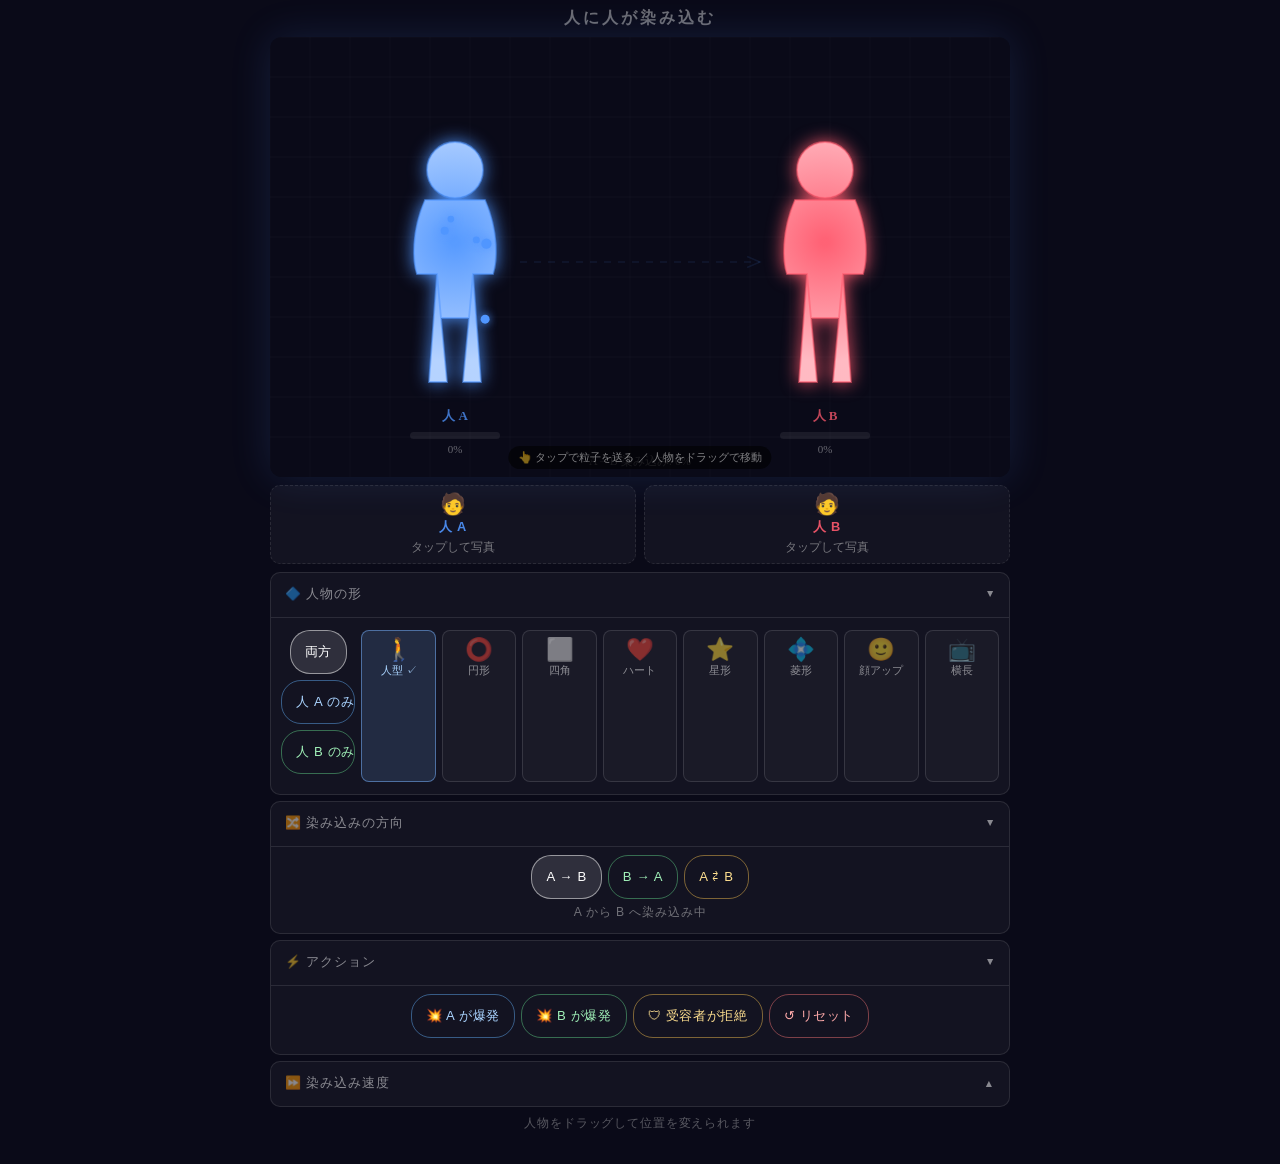
<file: shimikomi/index.html>
<!DOCTYPE html>
<html lang="ja">
<head>
  <meta charset="UTF-8"/>
  <meta name="viewport" content="width=device-width,initial-scale=1.0,user-scalable=no"/>
  <title>人に人が染み込む</title>
  <style>
    *,*::before,*::after{margin:0;padding:0;box-sizing:border-box;}
    :root{
      --bg:#0a0a18;
      --panel:rgba(255,255,255,0.04);
      --border:rgba(255,255,255,0.1);
    }
    html{background:var(--bg);overflow-y:auto;overflow-x:hidden;}
    body{
      min-height:100dvh;width:100%;
      background:var(--bg);color:#ccc;
      font-family:'Segoe UI','Helvetica Neue',sans-serif;
      display:flex;flex-direction:column;align-items:center;
      padding:8px 6px 32px;gap:8px;overflow-x:hidden;
    }
    h1{font-size:clamp(0.78rem,3vw,1rem);letter-spacing:.18em;opacity:.5;}

    /* キャンバス */
    #canvas-wrap{position:relative;width:100%;max-width:740px;}
    canvas{display:block;width:100%;height:auto;border-radius:12px;
      box-shadow:0 0 40px rgba(80,140,255,0.15);touch-action:none;cursor:crosshair;}
    #hint{
      position:absolute;bottom:8px;left:50%;transform:translateX(-50%);
      background:rgba(0,0,0,0.6);color:rgba(255,255,255,0.5);
      font-size:clamp(0.58rem,1.8vw,0.7rem);padding:4px 10px;border-radius:14px;
      pointer-events:none;white-space:nowrap;transition:opacity .5s;
    }

    /* アップロード */
    #upload-row{display:flex;gap:8px;width:100%;max-width:740px;}
    .upload-card{
      flex:1;background:var(--panel);border:1px dashed var(--border);
      border-radius:10px;padding:8px 6px;display:flex;flex-direction:column;
      align-items:center;gap:4px;cursor:pointer;transition:background .2s;
      -webkit-tap-highlight-color:transparent;min-height:60px;justify-content:center;
    }
    .upload-card:hover{background:rgba(255,255,255,0.07);}
    .upload-card input[type=file]{display:none;}
    .upload-card .card-label{font-size:clamp(0.6rem,1.9vw,0.72rem);opacity:.55;text-align:center;line-height:1.3;}
    .upload-card .card-title{font-size:clamp(0.68rem,2.2vw,0.8rem);font-weight:bold;letter-spacing:.05em;}
    .card-a .card-title{color:rgba(80,150,255,0.9);}
    .card-b .card-title{color:rgba(255,90,110,0.9);}
    .upload-card .thumb{width:34px;height:34px;border-radius:50%;object-fit:cover;border:2px solid rgba(255,255,255,0.2);display:none;}
    .upload-card .thumb.visible{display:block;}
    .upload-card .icon{font-size:1.3rem;line-height:1;}

    /* アコーディオン */
    #ctrl-wrap{width:100%;max-width:740px;display:flex;flex-direction:column;gap:6px;}
    .accordion{background:var(--panel);border:1px solid var(--border);border-radius:10px;overflow:hidden;}
    .accordion-header{
      display:flex;align-items:center;justify-content:space-between;
      padding:10px 14px;cursor:pointer;
      font-size:clamp(0.68rem,2.2vw,0.8rem);color:rgba(255,255,255,0.5);
      letter-spacing:.07em;-webkit-tap-highlight-color:transparent;min-height:44px;
    }
    .accordion-header .arrow{transition:transform .25s;font-style:normal;font-size:.65rem;}
    .accordion.open .accordion-header .arrow{transform:rotate(180deg);}
    .accordion-body{display:none;padding:8px 10px 12px;border-top:1px solid var(--border);}
    .accordion.open .accordion-body{display:block;}

    /* ボタン */
    .ctrl-row{display:flex;flex-wrap:wrap;gap:6px;justify-content:center;align-items:center;margin-bottom:4px;}
    .btn{
      padding:8px 14px;background:transparent;border-radius:20px;cursor:pointer;
      font-size:clamp(0.7rem,2.3vw,0.82rem);letter-spacing:.05em;
      transition:background .2s,transform .1s;-webkit-tap-highlight-color:transparent;
      min-height:44px;min-width:44px;white-space:nowrap;
    }
    .btn:active{transform:scale(.93);}
    .btn-blue {border:1px solid rgba(100,180,255,.45);color:#aad4ff;}
    .btn-blue:hover{background:rgba(100,160,255,.15);}
    .btn-red  {border:1px solid rgba(255,120,120,.45);color:#ffaaaa;}
    .btn-red:hover{background:rgba(255,100,100,.15);}
    .btn-gold {border:1px solid rgba(255,200,80,.45);color:#ffe090;}
    .btn-gold:hover{background:rgba(255,200,80,.12);}
    .btn-green{border:1px solid rgba(100,220,140,.45);color:#a0f0b8;}
    .btn-green:hover{background:rgba(100,220,140,.12);}
    .btn.active{background:rgba(255,255,255,.12);border-color:rgba(255,255,255,.5);color:#fff;}

    .spd-btn{
      min-width:52px;height:40px;border-radius:18px;
      border:1px solid rgba(255,255,255,.2);background:transparent;
      color:rgba(255,255,255,.5);font-size:.76rem;cursor:pointer;
      transition:background .2s,color .2s;-webkit-tap-highlight-color:transparent;
      min-height:44px;padding:0 10px;
    }
    .spd-btn.active{background:rgba(120,180,255,.25);border-color:rgba(120,180,255,.6);color:#aad4ff;}

    input[type=range]{
      -webkit-appearance:none;width:clamp(100px,28vw,160px);height:4px;
      border-radius:2px;background:rgba(255,255,255,.15);outline:none;cursor:pointer;
    }
    input[type=range]::-webkit-slider-thumb{
      -webkit-appearance:none;width:26px;height:26px;border-radius:50%;
      background:#7ab4ff;cursor:pointer;box-shadow:0 0 6px rgba(120,180,255,.5);
    }
    input[type=range]::-moz-range-thumb{
      width:26px;height:26px;border-radius:50%;background:#7ab4ff;border:none;cursor:pointer;
    }

    /* 形状 */
    .shape-grid{display:grid;grid-template-columns:repeat(auto-fill,minmax(72px,1fr));gap:6px;margin-top:4px;}
    .shape-btn{
      display:flex;flex-direction:column;align-items:center;gap:3px;
      padding:8px 4px;background:rgba(255,255,255,0.03);
      border:1px solid rgba(255,255,255,0.12);border-radius:8px;cursor:pointer;
      font-size:clamp(0.58rem,1.8vw,0.68rem);color:rgba(255,255,255,0.5);
      transition:background .2s;-webkit-tap-highlight-color:transparent;min-height:44px;
    }
    .shape-btn:hover{background:rgba(255,255,255,0.07);}
    .shape-btn.active{background:rgba(120,180,255,0.15);border-color:rgba(120,180,255,0.5);color:#aad4ff;}
    .shape-btn .shape-icon{font-size:1.4rem;line-height:1;}

    #dirLabel{font-size:clamp(0.65rem,2vw,0.76rem);opacity:.5;letter-spacing:.07em;text-align:center;margin-top:5px;}
    #statusText{font-size:clamp(0.65rem,2vw,0.76rem);opacity:.4;letter-spacing:.07em;min-height:1.3em;text-align:center;transition:opacity .4s;padding:0 8px;}
  </style>
</head>
<body>

<h1>人に人が染み込む</h1>

<div id="canvas-wrap">
  <canvas id="canvas"></canvas>
  <div id="hint">👆 タップで粒子を送る ／ 人物をドラッグで移動</div>
</div>

<div id="upload-row">
  <label class="upload-card card-a">
    <input type="file" id="fileA" accept="image/*"/>
    <span class="icon">🧑</span>
    <span class="card-title">人 A</span>
    <span class="card-label">タップして写真</span>
    <img class="thumb" id="thumbA" alt="A"/>
  </label>
  <label class="upload-card card-b">
    <input type="file" id="fileB" accept="image/*"/>
    <span class="icon">🧑</span>
    <span class="card-title">人 B</span>
    <span class="card-label">タップして写真</span>
    <img class="thumb" id="thumbB" alt="B"/>
  </label>
</div>

<div id="ctrl-wrap">

  <div class="accordion open" id="acc-shape">
    <div class="accordion-header" onclick="toggleAcc('acc-shape')">
      <span>🔷 人物の形</span><i class="arrow">▲</i>
    </div>
    <div class="accordion-body">
      <div class="shape-grid" id="shapeGrid"></div>
    </div>
  </div>

  <div class="accordion open" id="acc-dir">
    <div class="accordion-header" onclick="toggleAcc('acc-dir')">
      <span>🔀 染み込みの方向</span><i class="arrow">▲</i>
    </div>
    <div class="accordion-body">
      <div class="ctrl-row">
        <button class="btn btn-blue active" id="dirAB">A → B</button>
        <button class="btn btn-green"       id="dirBA">B → A</button>
        <button class="btn btn-gold"        id="dirBoth">A ⇄ B</button>
      </div>
      <div id="dirLabel">A から B へ染み込み中</div>
    </div>
  </div>

  <div class="accordion open" id="acc-act">
    <div class="accordion-header" onclick="toggleAcc('acc-act')">
      <span>⚡ アクション</span><i class="arrow">▲</i>
    </div>
    <div class="accordion-body">
      <div class="ctrl-row">
        <button class="btn btn-blue"  id="btnBurstA">💥 A が爆発</button>
        <button class="btn btn-green" id="btnBurstB">💥 B が爆発</button>
        <button class="btn btn-gold"  id="btnRepel">🛡 受容者が拒絶</button>
        <button class="btn btn-red"   id="btnReset">↺ リセット</button>
      </div>
    </div>
  </div>

  <div class="accordion" id="acc-spd">
    <div class="accordion-header" onclick="toggleAcc('acc-spd')">
      <span>⏩ 染み込み速度</span><i class="arrow">▲</i>
    </div>
    <div class="accordion-body">
      <div class="ctrl-row">
        <button class="spd-btn" data-v="1">遅</button>
        <button class="spd-btn active" data-v="2">中</button>
        <button class="spd-btn" data-v="3.5">速</button>
        <button class="spd-btn" data-v="5">爆速</button>
        <input type="range" id="speedSlider" min="1" max="5" value="2" step="0.5"/>
      </div>
    </div>
  </div>

</div>

<div id="statusText">人物をドラッグして位置を変えられます</div>

<script>
// =============================================
// MIT License – Human Seeping Into Human v6
// モーフィング修正版：オフスクリーンCanvas合成方式
// =============================================

const canvas   = document.getElementById('canvas');
const ctx      = canvas.getContext('2d');
const hintEl   = document.getElementById('hint');
const statusEl = document.getElementById('statusText');
const dirLabel = document.getElementById('dirLabel');

const LW = 740, LH = 440;
canvas.width  = LW;
canvas.height = LH;

// =============================================
// オフスクリーンCanvas生成ヘルパー
// 各人物の描画を独立したCanvasで行い、最後に合成する
// =============================================
function makeOffscreen(w, h){
  const c = document.createElement('canvas');
  c.width = w; c.height = h;
  return { canvas: c, ctx: c.getContext('2d') };
}

// =============================================
// アコーディオン
// =============================================
function toggleAcc(id){ document.getElementById(id).classList.toggle('open'); }

// =============================================
// 形状定義
// =============================================
const SHAPES = [
  {
    id:'human', label:'人型', icon:'🚶',
    hitEllipse:[48,115,-20],
    draw(cx,cy,c){
      c.save(); c.translate(cx,cy);
      c.beginPath();
      c.arc(0,-92,28,0,Math.PI*2);
      c.moveTo(-30,-62);
      c.bezierCurveTo(-44,-30,-42,0,-38,12);
      c.lineTo(-18,12); c.lineTo(-14,56); c.lineTo(14,56);
      c.lineTo(18,12);  c.lineTo(38,12);
      c.bezierCurveTo(42,0,44,-30,30,-62);
      c.closePath();
      c.moveTo(-18,12); c.lineTo(-26,120); c.lineTo(-8,120); c.lineTo(-14,56); c.closePath();
      c.moveTo(14,56);  c.lineTo(8,120);   c.lineTo(26,120); c.lineTo(18,12);  c.closePath();
      c.restore();
    },
    imgRect(cx,cy){ return {x:cx-44,y:cy-124,w:88,h:248}; },
  },
  {
    id:'circle', label:'円形', icon:'⭕',
    hitEllipse:[90,90,0],
    draw(cx,cy,c){ c.beginPath(); c.arc(cx,cy,90,0,Math.PI*2); },
    imgRect(cx,cy){ return {x:cx-90,y:cy-90,w:180,h:180}; },
  },
  {
    id:'square', label:'四角', icon:'⬜',
    hitEllipse:[85,95,0],
    draw(cx,cy,c){ c.beginPath(); c.roundRect(cx-85,cy-95,170,190,18); },
    imgRect(cx,cy){ return {x:cx-85,y:cy-95,w:170,h:190}; },
  },
  {
    id:'heart', label:'ハート', icon:'❤️',
    hitEllipse:[88,90,0],
    draw(cx,cy,c){
      c.save(); c.translate(cx,cy-10);
      c.beginPath();
      c.moveTo(0,80);
      c.bezierCurveTo(-90,30,-90,-50,0,-30);
      c.bezierCurveTo(90,-50,90,30,0,80);
      c.closePath();
      c.restore();
    },
    imgRect(cx,cy){ return {x:cx-88,y:cy-90,w:176,h:180}; },
  },
  {
    id:'star', label:'星形', icon:'⭐',
    hitEllipse:[85,85,0],
    draw(cx,cy,c){
      c.save(); c.translate(cx,cy);
      c.beginPath();
      for(let i=0;i<5;i++){
        const oa=(i*4-1)*Math.PI/10, ia=oa+Math.PI/5;
        if(i===0) c.moveTo(Math.cos(oa)*88,Math.sin(oa)*88);
        else       c.lineTo(Math.cos(oa)*88,Math.sin(oa)*88);
        c.lineTo(Math.cos(ia)*40,Math.sin(ia)*40);
      }
      c.closePath(); c.restore();
    },
    imgRect(cx,cy){ return {x:cx-88,y:cy-88,w:176,h:176}; },
  },
  {
    id:'diamond', label:'菱形', icon:'💠',
    hitEllipse:[80,100,0],
    draw(cx,cy,c){
      c.beginPath();
      c.moveTo(cx,cy-100); c.lineTo(cx+80,cy);
      c.lineTo(cx,cy+100); c.lineTo(cx-80,cy);
      c.closePath();
    },
    imgRect(cx,cy){ return {x:cx-80,y:cy-100,w:160,h:200}; },
  },
  {
    id:'bust', label:'顔アップ', icon:'🙂',
    hitEllipse:[70,80,0],
    draw(cx,cy,c){
      c.save(); c.translate(cx,cy);
      c.beginPath();
      c.arc(0,-20,68,0,Math.PI*2);
      c.moveTo(-30,46);
      c.bezierCurveTo(-60,60,-80,80,-80,110);
      c.lineTo(80,110);
      c.bezierCurveTo(80,80,60,60,30,46);
      c.arc(0,-20,68,Math.PI*0.35,Math.PI*0.65);
      c.closePath(); c.restore();
    },
    imgRect(cx,cy){ return {x:cx-80,y:cy-90,w:160,h:200}; },
  },
  {
    id:'wide', label:'横長', icon:'📺',
    hitEllipse:[110,70,0],
    draw(cx,cy,c){ c.beginPath(); c.roundRect(cx-110,cy-70,220,140,20); },
    imgRect(cx,cy){ return {x:cx-110,y:cy-70,w:220,h:140}; },
  },
];

let shapeIdA='human', shapeIdB='human', shapeTarget='both';
function getShape(id){ return SHAPES.find(s=>s.id===id)||SHAPES[0]; }

// 形状UI
const shapeGrid = document.getElementById('shapeGrid');
const targetRow = document.createElement('div');
targetRow.className='ctrl-row';
targetRow.style.marginBottom='8px';
['both','A','B'].forEach(t=>{
  const b=document.createElement('button');
  b.className='btn '+(t==='both'?'btn-gold':t==='A'?'btn-blue':'btn-green')+(t==='both'?' active':'');
  b.textContent=t==='both'?'両方':`人 ${t} のみ`;
  b.dataset.target=t;
  b.addEventListener('click',()=>{
    shapeTarget=t;
    targetRow.querySelectorAll('button').forEach(x=>x.classList.remove('active'));
    b.classList.add('active');
  });
  targetRow.appendChild(b);
});
shapeGrid.appendChild(targetRow);

const shapeBtnMap={};
SHAPES.forEach(s=>{
  const btn=document.createElement('button');
  btn.className='shape-btn'+(s.id==='human'?' active':'');
  btn.innerHTML=`<span class="shape-icon">${s.icon}</span><span>${s.label}</span>`;
  btn.addEventListener('click',()=>{
    if(shapeTarget==='both'||shapeTarget==='A') shapeIdA=s.id;
    if(shapeTarget==='both'||shapeTarget==='B') shapeIdB=s.id;
    updateShapeBtns();
    updateStatus(`形状を「${s.label}」に変更`);
  });
  shapeBtnMap[s.id]=btn;
  shapeGrid.appendChild(btn);
});

function updateShapeBtns(){
  SHAPES.forEach(s=>{
    const btn=shapeBtnMap[s.id];
    const isA=shapeIdA===s.id, isB=shapeIdB===s.id;
    btn.classList.toggle('active',isA||isB);
    let mark='';
    if(isA&&isB) mark=' ✓';
    else if(isA) mark=' A';
    else if(isB) mark=' B';
    btn.querySelector('span:last-child').textContent=s.label+mark;
  });
}
updateShapeBtns();

// =============================================
// 色
// =============================================
const COL={ A:{r:80,g:150,b:255}, B:{r:255,g:90,b:110} };

// =============================================
// 画像管理
// =============================================
const images={A:null,B:null};
function loadImage(id,file){
  const reader=new FileReader();
  reader.onload=e=>{
    const img=new Image();
    img.onload=()=>{
      images[id]=img;
      const thumb=document.getElementById('thumb'+id);
      thumb.src=e.target.result; thumb.classList.add('visible');
      thumb.closest('.upload-card').querySelector('.icon').style.display='none';
      updateStatus(`人 ${id} の写真を設定しました`);
    };
    img.src=e.target.result;
  };
  reader.readAsDataURL(file);
}
document.getElementById('fileA').addEventListener('change',e=>{if(e.target.files[0])loadImage('A',e.target.files[0]);});
document.getElementById('fileB').addEventListener('change',e=>{if(e.target.files[0])loadImage('B',e.target.files[0]);});

// =============================================
// 人物
// =============================================
function makePerson(id,x,y,baseCol){
  return {id,x,y,color:{...baseCol},baseColor:{...baseCol},infusion:0,repelling:0,dragging:false};
}
let pA=makePerson('A',185,225,COL.A);
let pB=makePerson('B',555,225,COL.B);

// =============================================
// 方向
// =============================================
let flowDir='AB';
function getSender()  { return flowDir==='BA'?pB:pA; }
function getReceiver(){ return flowDir==='BA'?pA:pB; }

// =============================================
// パーティクル
// =============================================
let particles=[],repelParticles=[],ripples=[];
let absorbedA=0,absorbedB=0;
const MAX_ABSORB=240;
let speedMult=2,frame=0;

// =============================================
// ユーティリティ
// =============================================
function lerp(a,b,t){return a+(b-a)*Math.max(0,Math.min(1,t));}
function lerpColor(c1,c2,t){
  return{r:Math.round(lerp(c1.r,c2.r,t)),g:Math.round(lerp(c1.g,c2.g,t)),b:Math.round(lerp(c1.b,c2.b,t))};
}
function cs(c,a=1){return `rgba(${c.r},${c.g},${c.b},${a})`;}
function dist2(x1,y1,x2,y2){const dx=x2-x1,dy=y2-y1;return Math.sqrt(dx*dx+dy*dy);}
function toLogical(cx,cy){
  const r=canvas.getBoundingClientRect();
  return{x:(cx-r.left)*(LW/r.width),y:(cy-r.top)*(LH/r.height)};
}
function insidePerson(p,x,y){
  const sid=p.id==='A'?shapeIdA:shapeIdB;
  const [rx,ry,oy]=getShape(sid).hitEllipse;
  const dx=x-p.x,dy=y-(p.y+oy);
  return(dx*dx)/(rx*rx)+(dy*dy)/(ry*ry)<1;
}

// =============================================
// ★ オフスクリーン合成によるモーフィング描画
//
// 仕組み:
//   Layer0: シルエット形状マスク（白塗り）
//   Layer1: 自分の画像 or 自色グラデーション（alpha=1）
//   Layer2: 相手の画像 or 相手色グラデーション（alpha=infusion）
//   → Layer1とLayer2を destination-in でシルエット内にクリップ
//   → 最後にメインCanvasへ転写
// =============================================
function renderPersonMorph(person){
  const sid    = person.id==='A'?shapeIdA:shapeIdB;
  const shape  = getShape(sid);
  const inf    = Math.max(0,Math.min(1,person.infusion)); // 0.0〜1.0
  const ownId  = person.id;
  const srcId  = person.id==='A'?'B':'A';
  const imgOwn = images[ownId];
  const imgSrc = images[srcId];
  const colOwn = person.baseColor;
  const colSrc = person.id==='A'?COL.B:COL.A;

  // 震え
  let ox=0;
  if(person.repelling>0) ox=(Math.random()-.5)*5*(person.repelling/65);
  const px=person.x+ox, py=person.y;

  // オフスクリーンCanvas（人物1体分）
  const off=makeOffscreen(LW,LH);
  const oc=off.ctx;

  // ------------------------------------------
  // Step1: シルエットマスクを描く
  // ------------------------------------------
  oc.save();
  shape.draw(px,py,oc);
  oc.fillStyle='rgba(255,255,255,1)';
  oc.fill();
  oc.restore();

  // ------------------------------------------
  // Step2: 自分レイヤー（source-atop でマスク内に描画）
  //   infusion=0 → 完全に自分
  //   infusion=1 → 自分は透明（相手に置き換わる）
  //   ※ 自分の不透明度 = 1.0（常に下地として存在）
  // ------------------------------------------
  oc.save();
  oc.globalCompositeOperation='source-atop';
  oc.globalAlpha=1;

  const rect=shape.imgRect(px,py);

  if(imgOwn){
    // 写真をcover fitで描画
    const ir=imgOwn.width/imgOwn.height, br=rect.w/rect.h;
    let dw,dh,dx,dy;
    if(ir>br){dh=rect.h;dw=dh*ir;dx=rect.x-(dw-rect.w)/2;dy=rect.y;}
    else     {dw=rect.w;dh=dw/ir;dx=rect.x;dy=rect.y-(dh-rect.h)/2;}
    oc.drawImage(imgOwn,dx,dy,dw,dh);
  } else {
    // 写真なし → グラデーション
    const grad=oc.createRadialGradient(px,py-20,4,px,py-20,120);
    grad.addColorStop(0,cs(colOwn,0.95));
    grad.addColorStop(1,cs(colOwn,0.42));
    oc.fillStyle=grad;
    oc.fillRect(rect.x,rect.y,rect.w,rect.h);
  }
  oc.restore();

  // ------------------------------------------
  // Step3: 相手レイヤー（source-atop + globalAlpha=inf）
  //   infusion が 0→1 に増えるにつれ相手が透けて見える
  //   写真がある場合は写真を、ない場合は色を重ねる
  // ------------------------------------------
  if(inf>0){
    oc.save();
    oc.globalCompositeOperation='source-atop';
    oc.globalAlpha=inf; // ← これがモーフィングの核心

    if(imgSrc){
      // 相手の写真をcover fitで重ねる
      const ir=imgSrc.width/imgSrc.height, br=rect.w/rect.h;
      let dw,dh,dx,dy;
      if(ir>br){dh=rect.h;dw=dh*ir;dx=rect.x-(dw-rect.w)/2;dy=rect.y;}
      else     {dw=rect.w;dh=dw/ir;dx=rect.x;dy=rect.y-(dh-rect.h)/2;}
      oc.drawImage(imgSrc,dx,dy,dw,dh);
    } else {
      // 相手の色グラデーション
      const grad2=oc.createRadialGradient(px,py-20,4,px,py-20,120);
      grad2.addColorStop(0,cs(colSrc,1));
      grad2.addColorStop(1,cs(colSrc,0.5));
      oc.fillStyle=grad2;
      oc.fillRect(rect.x,rect.y,rect.w,rect.h);
    }
    oc.restore();
  }

  // ------------------------------------------
  // Step4: オフスクリーンをメインCanvasへ転写
  //   グロー効果はメインCanvas側で付与
  // ------------------------------------------
  ctx.save();
  ctx.shadowColor=cs(person.color,1);
  ctx.shadowBlur=18+inf*28;
  ctx.drawImage(off.canvas,0,0);
  ctx.restore();

  // ------------------------------------------
  // Step5: 輪郭線（メインCanvas）
  // ------------------------------------------
  ctx.save();
  ctx.strokeStyle=cs(person.color,0.55);
  ctx.lineWidth=1.8;
  shape.draw(px,py,ctx);
  ctx.stroke();
  ctx.restore();

  // ------------------------------------------
  // Step6: 拒絶シールド
  // ------------------------------------------
  if(person.repelling>0){
    const prog=person.repelling/65;
    ctx.save();
    ctx.strokeStyle=cs(person.baseColor,prog*0.85);
    ctx.lineWidth=3;
    ctx.shadowColor=cs(person.baseColor,prog);
    ctx.shadowBlur=22;
    ctx.beginPath();
    ctx.ellipse(px,py,105,125,0,0,Math.PI*2);
    ctx.stroke();
    ctx.restore();
  }

  // ------------------------------------------
  // Step7: ドラッグハイライト
  // ------------------------------------------
  if(person.dragging){
    ctx.save();
    ctx.strokeStyle='rgba(255,255,255,0.35)';
    ctx.lineWidth=2;
    ctx.setLineDash([5,5]);
    ctx.beginPath();
    ctx.ellipse(px,py,105,125,0,0,Math.PI*2);
    ctx.stroke();
    ctx.restore();
  }

  // ------------------------------------------
  // Step8: ラベル＋染み込みバー
  // ------------------------------------------
  const absorbed=person.id==='B'?absorbedA:absorbedB;
  const t=absorbed/MAX_ABSORB;

  ctx.save();
  ctx.fillStyle=cs(person.color,0.75);
  ctx.font='bold 13px Segoe UI';
  ctx.textAlign='center';
  ctx.fillText(`人 ${person.id}`,px,py+158);

  const bw=90,bh=7,bx=px-bw/2,by=py+170;
  ctx.fillStyle='rgba(255,255,255,0.07)';
  ctx.beginPath();ctx.roundRect(bx,by,bw,bh,4);ctx.fill();
  const barCol=person.id==='B'?lerpColor(COL.B,COL.A,t):lerpColor(COL.A,COL.B,t);
  ctx.fillStyle=cs(barCol,0.88);
  ctx.beginPath();ctx.roundRect(bx,by,bw*t,bh,4);ctx.fill();
  ctx.fillStyle='rgba(255,255,255,0.38)';
  ctx.font='11px Segoe UI';
  ctx.fillText(`${Math.round(t*100)}%`,px,by+bh+14);
  ctx.restore();
}

// =============================================
// パーティクル
// =============================================
function spawnParticle(fx,fy,sender,receiver,opts={}){
  particles.push({
    x:fx+(Math.random()-.5)*(opts.jitter??18),
    y:fy+(Math.random()-.5)*(opts.jitter??18),
    vx:(Math.random()-.5)*1.2,vy:(Math.random()-.5)*1.2,
    size:opts.size??(2.5+Math.random()*3),alpha:1,
    color:{...sender.color},targetId:receiver.id,
    state:'flying',seepProgress:0,
    wobble:Math.random()*Math.PI*2,wobbleSpeed:.03+Math.random()*.04,
    speed:(opts.speed??(1.4+Math.random()*1.4))*(speedMult/2),
    delay:opts.delay??0,
    tjx:(Math.random()-.5)*55,tjy:(Math.random()-.5)*95,
  });
}
function spawnFromPerson(person,receiver,count=1,opts={}){
  for(let i=0;i<count;i++){
    const a=Math.random()*Math.PI*2;
    spawnParticle(
      person.x+Math.cos(a)*36*Math.random(),
      person.y+Math.sin(a)*80*Math.random()-20,
      person,receiver,{...opts,delay:opts.delay??Math.floor(Math.random()*30)}
    );
  }
}
function spawnFromPoint(lx,ly,sender,receiver){
  spawnParticle(lx,ly,sender,receiver,{jitter:10,speed:2+Math.random(),delay:0});
}

// =============================================
// 波紋・拒絶
// =============================================
function addRipple(x,y,color){ripples.push({x,y,r:8,alpha:.7,color});}

function triggerRepel(){
  const receiver=getReceiver();
  if(receiver.repelling>0)return;
  receiver.repelling=65;
  const absorbed=receiver.id==='B'?absorbedA:absorbedB;
  const cnt=Math.floor(absorbed*.28);
  for(let i=0;i<cnt;i++){
    const a=Math.random()*Math.PI*2,r=Math.random()*42;
    repelParticles.push({
      x:receiver.x+Math.cos(a)*r,y:receiver.y+Math.sin(a)*r*.8,
      vx:Math.cos(a)*(3+Math.random()*3),vy:Math.sin(a)*(3+Math.random()*3)-2,
      size:2+Math.random()*2.5,alpha:.9,color:{...receiver.color},
    });
  }
  const rb=Math.min(receiver.infusion,.2);
  receiver.infusion=Math.max(0,receiver.infusion-rb);
  if(receiver.id==='B'){
    absorbedA=Math.floor(absorbedA*(1-rb));
    receiver.color=lerpColor(COL.B,COL.A,receiver.infusion*.85);
  } else {
    absorbedB=Math.floor(absorbedB*(1-rb));
    receiver.color=lerpColor(COL.A,COL.B,receiver.infusion*.85);
  }
  addRipple(receiver.x,receiver.y,receiver.baseColor);
  updateStatus('🛡 拒絶！ 染み込みが少し戻った...');
}

// =============================================
// 更新
// =============================================
function updateParticles(){
  const sp=speedMult/2;
  particles.forEach(p=>{
    if(p.delay>0){p.delay--;return;}
    if(p.state==='absorbed')return;
    const receiver=p.targetId==='B'?pB:pA;
    if(p.state==='flying'){
      const tx=receiver.x+p.tjx,ty=receiver.y+p.tjy;
      const dx=tx-p.x,dy=ty-p.y,d=Math.sqrt(dx*dx+dy*dy)||1;
      p.wobble+=p.wobbleSpeed;
      p.vx+=(dx/d)*.22*sp+Math.sin(p.wobble)*1.8*.04;
      p.vy+=(dy/d)*.22*sp+Math.cos(p.wobble*.7)*1.2*.04;
      const spd=Math.sqrt(p.vx*p.vx+p.vy*p.vy);
      if(spd>p.speed*sp){p.vx=(p.vx/spd)*p.speed*sp;p.vy=(p.vy/spd)*p.speed*sp;}
      if(receiver.repelling>0){
        const d2=dist2(p.x,p.y,receiver.x,receiver.y);
        if(d2<70){const ax=(p.x-receiver.x)/d2,ay=(p.y-receiver.y)/d2;p.vx+=ax*2.8;p.vy+=ay*2.8;}
      } else if(insidePerson(receiver,p.x,p.y)){
        p.state='seeping';addRipple(p.x,p.y,p.color);
      }
      p.x+=p.vx;p.y+=p.vy;
    }
    if(p.state==='seeping'){
      const cx=receiver.x,cy=receiver.y;
      p.x+=(cx-p.x)*.09*sp;p.y+=(cy-p.y)*.09*sp;
      p.size*=.92;p.alpha*=.94;p.seepProgress+=.05*sp;
      if(p.seepProgress>=1||p.size<.25){
        p.state='absorbed';
        if(receiver.id==='B'){
          absorbedA=Math.min(absorbedA+1,MAX_ABSORB);
          receiver.infusion=absorbedA/MAX_ABSORB;
          receiver.color=lerpColor(COL.B,COL.A,receiver.infusion*.85);
        } else {
          absorbedB=Math.min(absorbedB+1,MAX_ABSORB);
          receiver.infusion=absorbedB/MAX_ABSORB;
          receiver.color=lerpColor(COL.A,COL.B,receiver.infusion*.85);
        }
        if(receiver.infusion>=1)updateStatus('✨ 完全に染み込んだ...');
      }
    }
  });
  repelParticles=repelParticles.filter(p=>p.alpha>.02);
  repelParticles.forEach(p=>{p.x+=p.vx;p.y+=p.vy;p.vy+=.13;p.alpha*=.93;p.size*=.97;});
  ripples=ripples.filter(r=>r.alpha>.01);
  ripples.forEach(r=>{r.r+=2.8;r.alpha*=.91;});
  if(pA.repelling>0)pA.repelling--;
  if(pB.repelling>0)pB.repelling--;
  if(frame%6===0){
    if((flowDir==='AB'||flowDir==='BOTH')&&absorbedA<MAX_ABSORB)spawnFromPerson(pA,pB,1,{delay:0});
    if((flowDir==='BA'||flowDir==='BOTH')&&absorbedB<MAX_ABSORB)spawnFromPerson(pB,pA,1,{delay:0});
  }
  if(frame%200===0)particles=particles.filter(p=>p.state!=='absorbed');
}

// =============================================
// 描画
// =============================================
function drawBG(){
  ctx.fillStyle='#0a0a18';ctx.fillRect(0,0,LW,LH);
  ctx.strokeStyle='rgba(255,255,255,0.022)';ctx.lineWidth=1;
  for(let x=0;x<LW;x+=40){ctx.beginPath();ctx.moveTo(x,0);ctx.lineTo(x,LH);ctx.stroke();}
  for(let y=0;y<LH;y+=40){ctx.beginPath();ctx.moveTo(0,y);ctx.lineTo(LW,y);ctx.stroke();}
}

function drawFlowArrow(){
  const ax=pA.x,ay=pA.y,bx=pB.x,by=pB.y;
  const angle=Math.atan2(by-ay,bx-ax);
  if(dist2(ax,ay,bx,by)<80)return;
  ctx.save();ctx.globalAlpha=.1;
  const drawArrow=(fx,fy,tx,ty,col)=>{
    ctx.strokeStyle=cs(col);ctx.lineWidth=1.5;ctx.setLineDash([7,7]);
    ctx.beginPath();
    ctx.moveTo(fx+Math.cos(angle)*65,fy+Math.sin(angle)*65);
    ctx.lineTo(tx-Math.cos(angle)*65,ty-Math.sin(angle)*65);
    ctx.stroke();ctx.setLineDash([]);
    const hx=tx-Math.cos(angle)*65,hy=ty-Math.sin(angle)*65;
    ctx.beginPath();
    ctx.moveTo(hx-Math.cos(angle-.4)*14,hy-Math.sin(angle-.4)*14);
    ctx.lineTo(hx,hy);
    ctx.lineTo(hx-Math.cos(angle+.4)*14,hy-Math.sin(angle+.4)*14);
    ctx.stroke();
  };
  if(flowDir==='AB'||flowDir==='BOTH')drawArrow(ax,ay,bx,by,COL.A);
  if(flowDir==='BA'||flowDir==='BOTH')drawArrow(bx,by,ax,ay,COL.B);
  ctx.restore();
}

function drawParticles(){
  [...particles,...repelParticles].forEach(p=>{
    if(p.state==='absorbed'||(p.delay??0)>0)return;
    ctx.save();
    ctx.globalAlpha=p.alpha;
    ctx.shadowColor=cs(p.color,.9);ctx.shadowBlur=9;
    ctx.fillStyle=cs(p.color,1);
    ctx.beginPath();ctx.arc(p.x,p.y,p.size??2,0,Math.PI*2);ctx.fill();
    ctx.restore();
  });
}

function drawRipples(){
  ripples.forEach(r=>{
    ctx.save();
    ctx.strokeStyle=cs(r.color,r.alpha);ctx.lineWidth=1.5;
    ctx.beginPath();ctx.ellipse(r.x,r.y,r.r*.38,r.r,0,0,Math.PI*2);ctx.stroke();
    ctx.restore();
  });
}

function drawUI(){
  ctx.save();
  ctx.fillStyle='rgba(255,255,255,0.22)';
  ctx.font='12px Segoe UI';ctx.textAlign='center';
  const pA2=Math.round((absorbedA/MAX_ABSORB)*100);
  const pB2=Math.round((absorbedB/MAX_ABSORB)*100);
  let txt='';
  if(flowDir==='AB')   txt=`A→B 染み込み: ${pA2}%`;
  if(flowDir==='BA')   txt=`B→A 染み込み: ${pB2}%`;
  if(flowDir==='BOTH') txt=`A→B: ${pA2}%  ／  B→A: ${pB2}%`;
  ctx.fillText(txt,LW/2,LH-12);
  ctx.restore();
}

// =============================================
// メインループ
// =============================================
function loop(){
  frame++;
  updateParticles();
  drawBG();
  drawFlowArrow();
  drawRipples();
  renderPersonMorph(pA);
  renderPersonMorph(pB);
  drawParticles();
  drawUI();
  requestAnimationFrame(loop);
}

// =============================================
// ステータス
// =============================================
let statusTimer;
function updateStatus(msg){
  statusEl.textContent=msg;statusEl.style.opacity='.7';
  clearTimeout(statusTimer);
  statusTimer=setTimeout(()=>{statusEl.style.opacity='.3';},3000);
}

// =============================================
// ポインター操作
// =============================================
let draggingPerson=null,dragOffX=0,dragOffY=0,isPointerDown=false;
function lockScroll(){document.body.style.overflow='hidden';}
function unlockScroll(){document.body.style.overflow='';}
function getPPos(e){const s=e.touches?e.touches[0]:e;return toLogical(s.clientX,s.clientY);}

function onDown(e){
  const pos=getPPos(e);
  hintEl.style.opacity='0';
  for(const p of [pA,pB]){
    if(insidePerson(p,pos.x,pos.y)){
      e.preventDefault();lockScroll();isPointerDown=true;
      draggingPerson=p;p.dragging=true;
      dragOffX=pos.x-p.x;dragOffY=pos.y-p.y;
      updateStatus(`人 ${p.id} を移動中...`);return;
    }
  }
  if(pos.x>=0&&pos.x<=LW&&pos.y>=0&&pos.y<=LH){
    e.preventDefault();lockScroll();isPointerDown=true;
    const sender=getSender(),receiver=getReceiver();
    if(flowDir==='BOTH'){
      const da=dist2(pos.x,pos.y,pA.x,pA.y),db=dist2(pos.x,pos.y,pB.x,pB.y);
      if(da<db){for(let i=0;i<5;i++)spawnFromPoint(pos.x,pos.y,pA,pB);}
      else     {for(let i=0;i<5;i++)spawnFromPoint(pos.x,pos.y,pB,pA);}
    } else {
      for(let i=0;i<5;i++)spawnFromPoint(pos.x,pos.y,sender,receiver);
    }
    updateStatus('✨ 粒子を送り込んだ');
  }
}
function onMove(e){
  if(!isPointerDown)return;
  e.preventDefault();
  const pos=getPPos(e);
  if(draggingPerson){
    draggingPerson.x=Math.max(70,Math.min(LW-70,pos.x-dragOffX));
    draggingPerson.y=Math.max(130,Math.min(LH-160,pos.y-dragOffY));
    return;
  }
  if(!insidePerson(pA,pos.x,pos.y)&&!insidePerson(pB,pos.x,pos.y)){
    if(frame%2===0){
      if(flowDir==='BOTH'){
        const da=dist2(pos.x,pos.y,pA.x,pA.y),db=dist2(pos.x,pos.y,pB.x,pB.y);
        if(da<db){for(let i=0;i<3;i++)spawnFromPoint(pos.x,pos.y,pA,pB);}
        else     {for(let i=0;i<3;i++)spawnFromPoint(pos.x,pos.y,pB,pA);}
      } else {
        for(let i=0;i<3;i++)spawnFromPoint(pos.x,pos.y,getSender(),getReceiver());
      }
    }
  }
}
function onUp(){
  if(!isPointerDown)return;
  isPointerDown=false;unlockScroll();
  if(draggingPerson){
    draggingPerson.dragging=false;
    updateStatus(`人 ${draggingPerson.id} を配置しました`);
    draggingPerson=null;
  }
}

canvas.addEventListener('touchstart',onDown,{passive:false});
canvas.addEventListener('touchmove', onMove,{passive:false});
canvas.addEventListener('touchend',  onUp,  {passive:false});
canvas.addEventListener('mousedown', onDown,{passive:false});
canvas.addEventListener('mousemove', onMove,{passive:false});
canvas.addEventListener('mouseup',   onUp,  {passive:false});
canvas.addEventListener('mouseleave',onUp,  {passive:false});

// =============================================
// 方向ボタン
// =============================================
function setDir(dir){
  flowDir=dir;
  document.getElementById('dirAB').classList.toggle('active',dir==='AB');
  document.getElementById('dirBA').classList.toggle('active',dir==='BA');
  document.getElementById('dirBoth').classList.toggle('active',dir==='BOTH');
  const lbl={AB:'A から B へ染み込み中',BA:'B から A へ染み込み中',BOTH:'A ⇄ B 双方向に染み込み中'};
  dirLabel.textContent=lbl[dir];
  updateStatus(`方向を「${lbl[dir]}」に変更`);
}
document.getElementById('dirAB').addEventListener('click',  ()=>setDir('AB'));
document.getElementById('dirBA').addEventListener('click',  ()=>setDir('BA'));
document.getElementById('dirBoth').addEventListener('click',()=>setDir('BOTH'));

// =============================================
// アクション
// =============================================
document.getElementById('btnBurstA').addEventListener('click',()=>{
  spawnFromPerson(pA,pB,55,{speed:3,jitter:35,delay:0});
  addRipple(pA.x,pA.y,COL.A);updateStatus('💥 A が感情爆発！');
});
document.getElementById('btnBurstB').addEventListener('click',()=>{
  spawnFromPerson(pB,pA,55,{speed:3,jitter:35,delay:0});
  addRipple(pB.x,pB.y,COL.B);updateStatus('💥 B が感情爆発！');
});
document.getElementById('btnRepel').addEventListener('click',()=>triggerRepel());
document.getElementById('btnReset').addEventListener('click',()=>{
  particles=[];repelParticles=[];ripples=[];
  absorbedA=0;absorbedB=0;frame=0;
  pA.color={...COL.A};pA.infusion=0;pA.repelling=0;
  pB.color={...COL.B};pB.infusion=0;pB.repelling=0;
  hintEl.style.opacity='1';
  updateStatus('↺ リセットしました');
});

// =============================================
// 速度
// =============================================
const spdBtns=document.querySelectorAll('.spd-btn');
const spdSlider=document.getElementById('speedSlider');
function setSpeed(v){
  speedMult=v;spdSlider.value=v;
  spdBtns.forEach(b=>b.classList.toggle('active',parseFloat(b.dataset.v)===v));
  updateStatus(`速度: ${v}x`);
}
spdBtns.forEach(b=>b.addEventListener('click',()=>setSpeed(parseFloat(b.dataset.v))));
spdSlider.addEventListener('input',e=>{
  const v=parseFloat(e.target.value);speedMult=v;
  spdBtns.forEach(b=>b.classList.toggle('active',parseFloat(b.dataset.v)===v));
  updateStatus(`速度: ${v}x`);
});

// =============================================
// 起動
// =============================================
loop();
</script>
</body>
</html>
</file>
